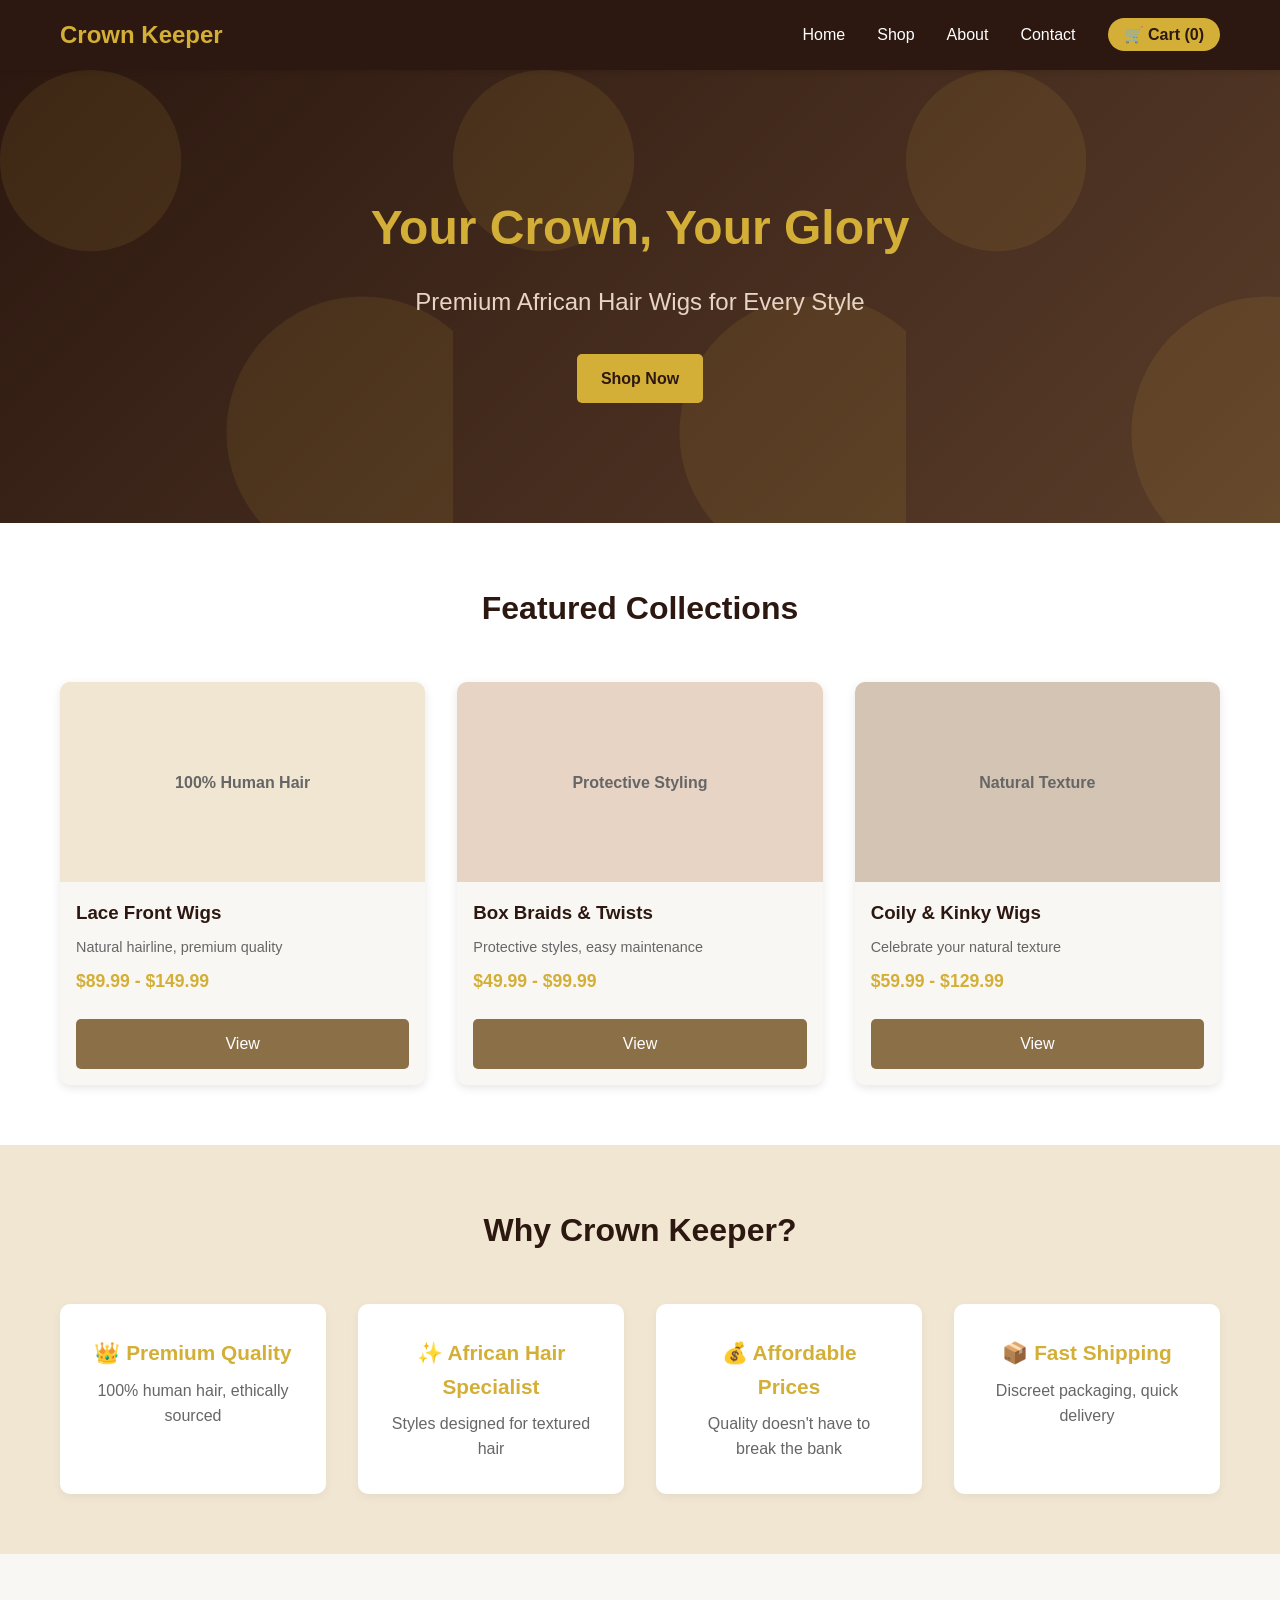
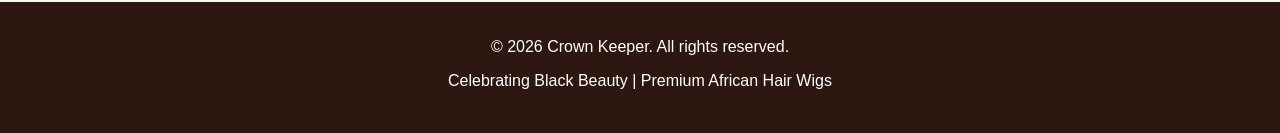
<file: index.html>
<!DOCTYPE html>
<html lang="en">
<head>
    <meta charset="UTF-8">
    <meta name="viewport" content="width=device-width, initial-scale=1.0">
    <title>Crown Keeper - Premium African Hair Wigs</title>
    <link rel="stylesheet" href="style.css">
</head>
<body>
    <!-- Navigation -->
    <nav class="navbar">
        <div class="container">
            <div class="logo">Crown Keeper</div>
            <ul class="nav-links">
                <li><a href="index.html">Home</a></li>
                <li><a href="products.html">Shop</a></li>
                <li><a href="about.html">About</a></li>
                <li><a href="contact.html">Contact</a></li>
                <li><a href="#cart" class="cart-icon">🛒 Cart (<span id="cart-count">0</span>)</a></li>
            </ul>
        </div>
    </nav>

    <!-- Hero Section -->
    <section class="hero">
        <div class="hero-content">
            <h1>Your Crown, Your Glory</h1>
            <p>Premium African Hair Wigs for Every Style</p>
            <a href="products.html" class="btn btn-primary">Shop Now</a>
        </div>
    </section>

    <!-- Featured Products -->
    <section class="featured">
        <div class="container">
            <h2>Featured Collections</h2>
            <div class="products-grid">
                <div class="product-card">
                    <div class="product-image" style="background-color: #f0e6d2;">100% Human Hair</div>
                    <h3>Lace Front Wigs</h3>
                    <p>Natural hairline, premium quality</p>
                    <span class="price">$89.99 - $149.99</span>
                    <a href="products.html" class="btn btn-secondary">View</a>
                </div>
                <div class="product-card">
                    <div class="product-image" style="background-color: #e8d4c4;">Protective Styling</div>
                    <h3>Box Braids & Twists</h3>
                    <p>Protective styles, easy maintenance</p>
                    <span class="price">$49.99 - $99.99</span>
                    <a href="products.html" class="btn btn-secondary">View</a>
                </div>
                <div class="product-card">
                    <div class="product-image" style="background-color: #d4c4b4;">Natural Texture</div>
                    <h3>Coily & Kinky Wigs</h3>
                    <p>Celebrate your natural texture</p>
                    <span class="price">$59.99 - $129.99</span>
                    <a href="products.html" class="btn btn-secondary">View</a>
                </div>
            </div>
        </div>
    </section>

    <!-- Why Choose Us -->
    <section class="why-us">
        <div class="container">
            <h2>Why Crown Keeper?</h2>
            <div class="features">
                <div class="feature">
                    <h3>👑 Premium Quality</h3>
                    <p>100% human hair, ethically sourced</p>
                </div>
                <div class="feature">
                    <h3>✨ African Hair Specialist</h3>
                    <p>Styles designed for textured hair</p>
                </div>
                <div class="feature">
                    <h3>💰 Affordable Prices</h3>
                    <p>Quality doesn't have to break the bank</p>
                </div>
                <div class="feature">
                    <h3>📦 Fast Shipping</h3>
                    <p>Discreet packaging, quick delivery</p>
                </div>
            </div>
        </div>
    </section>

    <!-- Footer -->
    <footer>
        <div class="container">
            <p>&copy; 2026 Crown Keeper. All rights reserved.</p>
            <p>Celebrating Black Beauty | Premium African Hair Wigs</p>
        </div>
    </footer>

    <script src="script.js"></script>
</body>
</html>
</file>
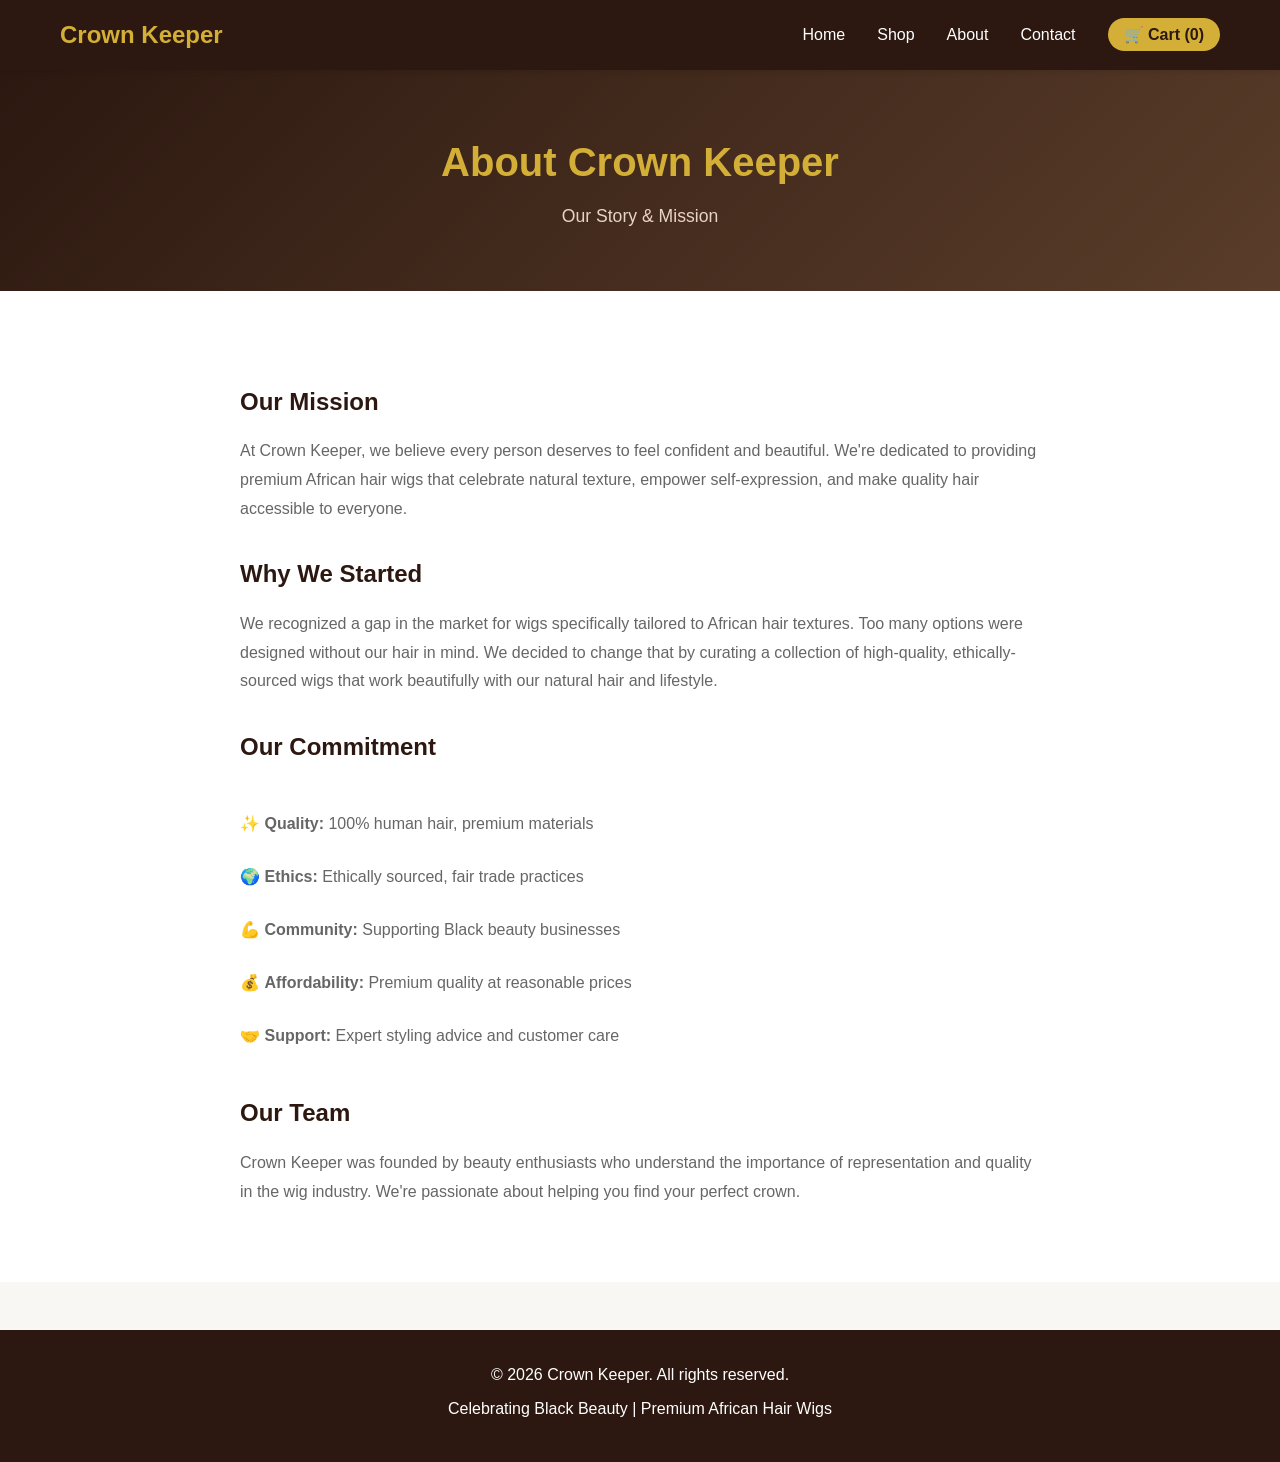
<file: about.html>
<!DOCTYPE html>
<html lang="en">
<head>
    <meta charset="UTF-8">
    <meta name="viewport" content="width=device-width, initial-scale=1.0">
    <title>About - Crown Keeper</title>
    <link rel="stylesheet" href="style.css">
</head>
<body>
    <!-- Navigation -->
    <nav class="navbar">
        <div class="container">
            <div class="logo">Crown Keeper</div>
            <ul class="nav-links">
                <li><a href="index.html">Home</a></li>
                <li><a href="products.html">Shop</a></li>
                <li><a href="about.html">About</a></li>
                <li><a href="contact.html">Contact</a></li>
                <li><a href="#cart" class="cart-icon">🛒 Cart (<span id="cart-count">0</span>)</a></li>
            </ul>
        </div>
    </nav>

    <!-- Page Header -->
    <section class="page-header">
        <h1>About Crown Keeper</h1>
        <p>Our Story & Mission</p>
    </section>

    <!-- About Content -->
    <section class="about-section">
        <div class="container">
            <div class="about-content">
                <h2>Our Mission</h2>
                <p>At Crown Keeper, we believe every person deserves to feel confident and beautiful. We're dedicated to providing premium African hair wigs that celebrate natural texture, empower self-expression, and make quality hair accessible to everyone.</p>
                
                <h2>Why We Started</h2>
                <p>We recognized a gap in the market for wigs specifically tailored to African hair textures. Too many options were designed without our hair in mind. We decided to change that by curating a collection of high-quality, ethically-sourced wigs that work beautifully with our natural hair and lifestyle.</p>
                
                <h2>Our Commitment</h2>
                <ul class="about-list">
                    <li>✨ <strong>Quality:</strong> 100% human hair, premium materials</li>
                    <li>🌍 <strong>Ethics:</strong> Ethically sourced, fair trade practices</li>
                    <li>💪 <strong>Community:</strong> Supporting Black beauty businesses</li>
                    <li>💰 <strong>Affordability:</strong> Premium quality at reasonable prices</li>
                    <li>🤝 <strong>Support:</strong> Expert styling advice and customer care</li>
                </ul>

                <h2>Our Team</h2>
                <p>Crown Keeper was founded by beauty enthusiasts who understand the importance of representation and quality in the wig industry. We're passionate about helping you find your perfect crown.</p>
            </div>
        </div>
    </section>

    <!-- Footer -->
    <footer>
        <div class="container">
            <p>&copy; 2026 Crown Keeper. All rights reserved.</p>
            <p>Celebrating Black Beauty | Premium African Hair Wigs</p>
        </div>
    </footer>

    <script src="script.js"></script>
</body>
</html>
</file>
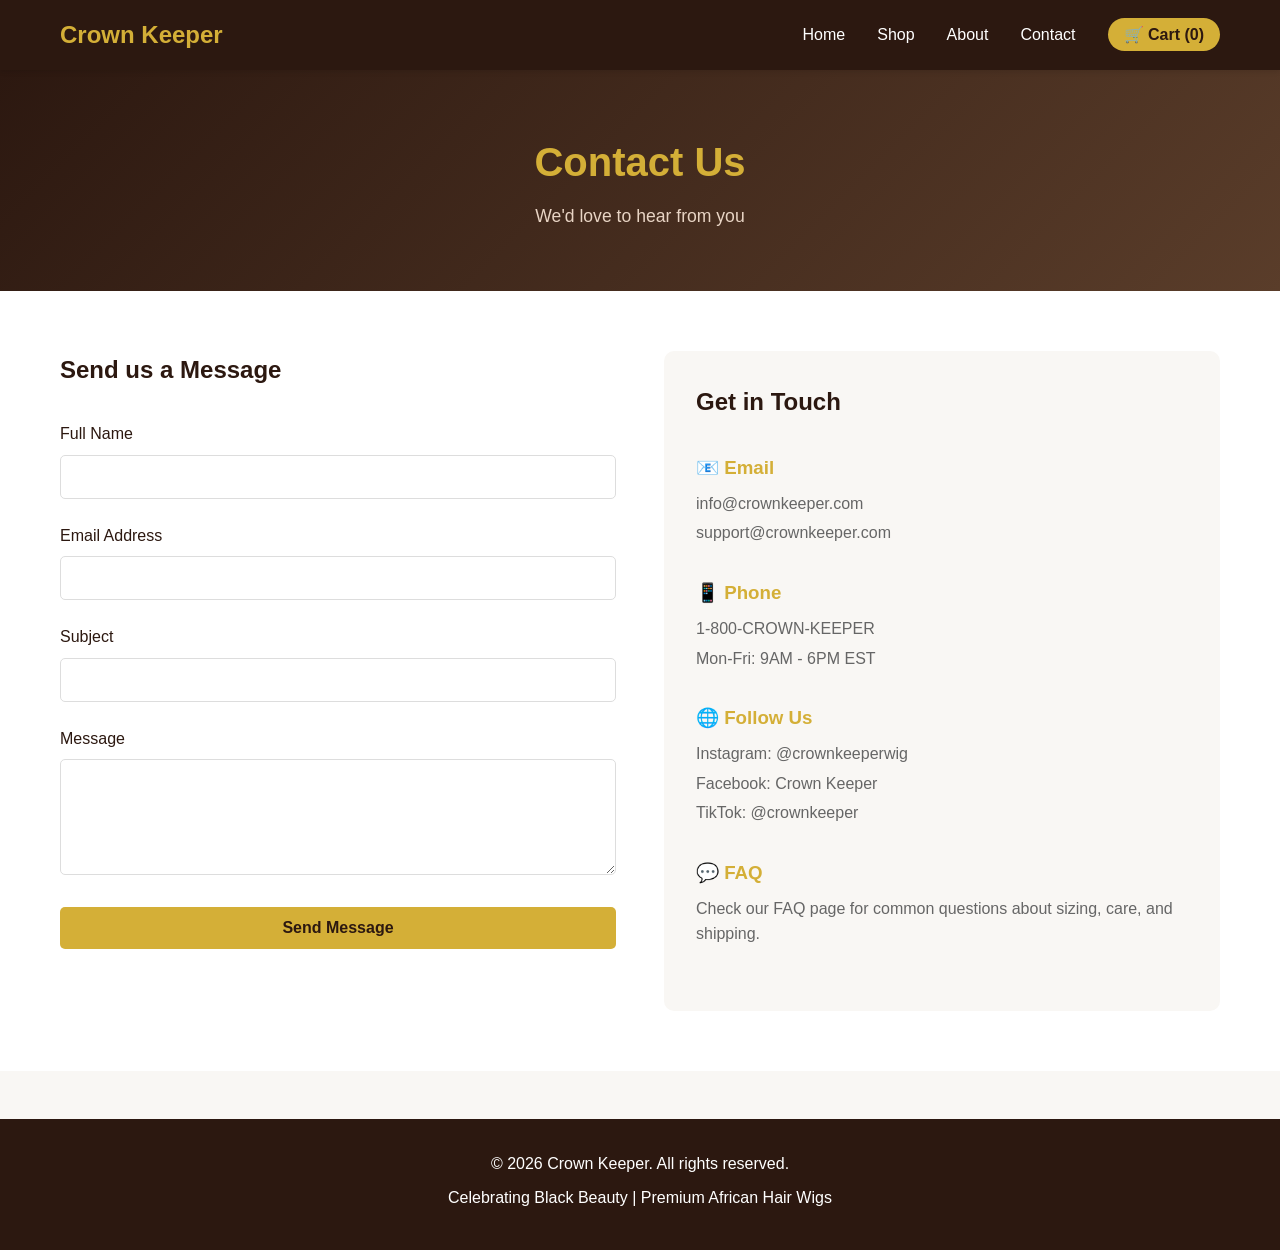
<file: contact.html>
<!DOCTYPE html>
<html lang="en">
<head>
    <meta charset="UTF-8">
    <meta name="viewport" content="width=device-width, initial-scale=1.0">
    <title>Contact - Crown Keeper</title>
    <link rel="stylesheet" href="style.css">
</head>
<body>
    <!-- Navigation -->
    <nav class="navbar">
        <div class="container">
            <div class="logo">Crown Keeper</div>
            <ul class="nav-links">
                <li><a href="index.html">Home</a></li>
                <li><a href="products.html">Shop</a></li>
                <li><a href="about.html">About</a></li>
                <li><a href="contact.html">Contact</a></li>
                <li><a href="#cart" class="cart-icon">🛒 Cart (<span id="cart-count">0</span>)</a></li>
            </ul>
        </div>
    </nav>

    <!-- Page Header -->
    <section class="page-header">
        <h1>Contact Us</h1>
        <p>We'd love to hear from you</p>
    </section>

    <!-- Contact Content -->
    <section class="contact-section">
        <div class="container">
            <div class="contact-layout">
                <!-- Contact Form -->
                <div class="contact-form">
                    <h2>Send us a Message</h2>
                    <form id="contact-form">
                        <div class="form-group">
                            <label for="name">Full Name</label>
                            <input type="text" id="name" name="name" required>
                        </div>
                        <div class="form-group">
                            <label for="email">Email Address</label>
                            <input type="email" id="email" name="email" required>
                        </div>
                        <div class="form-group">
                            <label for="subject">Subject</label>
                            <input type="text" id="subject" name="subject" required>
                        </div>
                        <div class="form-group">
                            <label for="message">Message</label>
                            <textarea id="message" name="message" rows="5" required></textarea>
                        </div>
                        <button type="submit" class="btn btn-primary">Send Message</button>
                    </form>
                </div>

                <!-- Contact Info -->
                <div class="contact-info">
                    <h2>Get in Touch</h2>
                    <div class="info-item">
                        <h3>📧 Email</h3>
                        <p>info@crownkeeper.com</p>
                        <p>support@crownkeeper.com</p>
                    </div>
                    <div class="info-item">
                        <h3>📱 Phone</h3>
                        <p>1-800-CROWN-KEEPER</p>
                        <p>Mon-Fri: 9AM - 6PM EST</p>
                    </div>
                    <div class="info-item">
                        <h3>🌐 Follow Us</h3>
                        <p>Instagram: @crownkeeperwig</p>
                        <p>Facebook: Crown Keeper</p>
                        <p>TikTok: @crownkeeper</p>
                    </div>
                    <div class="info-item">
                        <h3>💬 FAQ</h3>
                        <p>Check our FAQ page for common questions about sizing, care, and shipping.</p>
                    </div>
                </div>
            </div>
        </div>
    </section>

    <!-- Footer -->
    <footer>
        <div class="container">
            <p>&copy; 2026 Crown Keeper. All rights reserved.</p>
            <p>Celebrating Black Beauty | Premium African Hair Wigs</p>
        </div>
    </footer>

    <script src="script.js"></script>
</body>
</html>
</file>
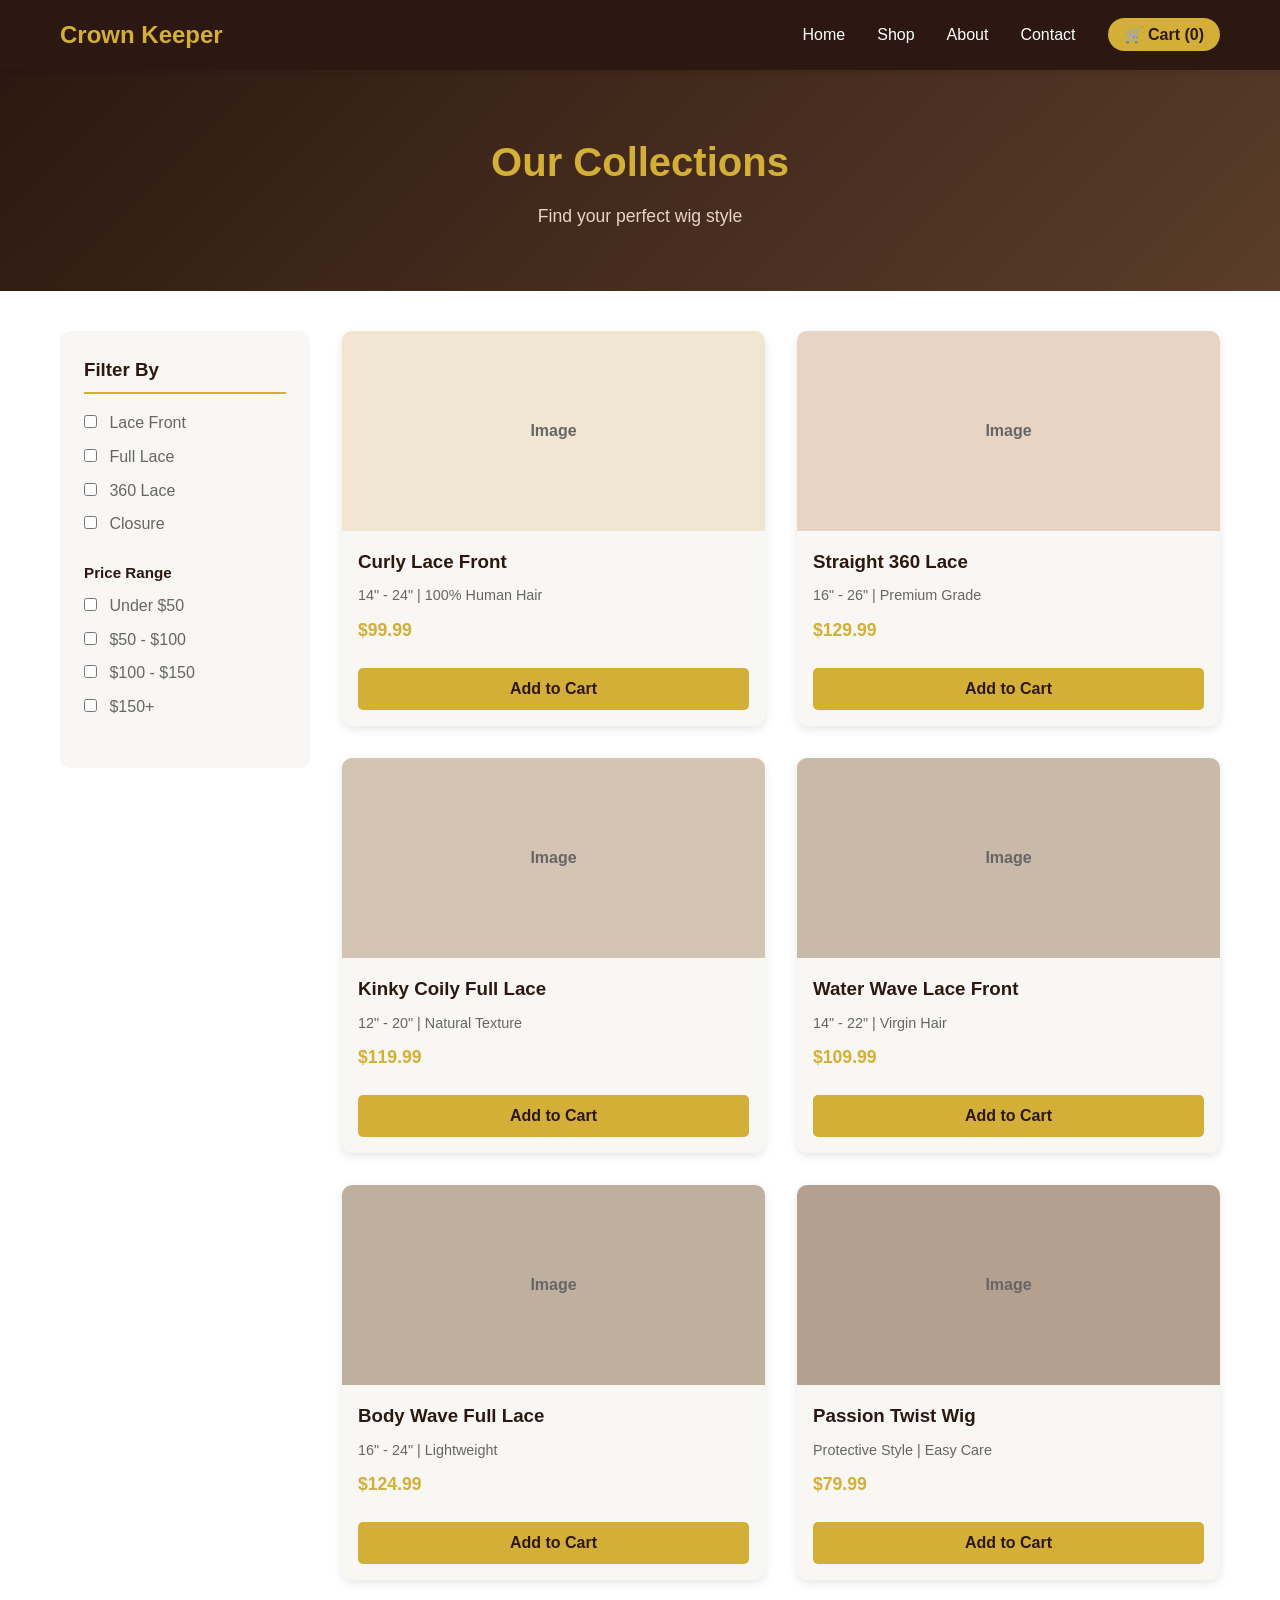
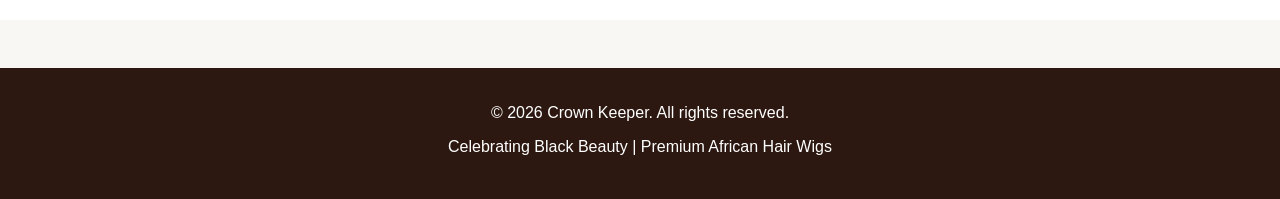
<file: products.html>
<!DOCTYPE html>
<html lang="en">
<head>
    <meta charset="UTF-8">
    <meta name="viewport" content="width=device-width, initial-scale=1.0">
    <title>Shop - Crown Keeper</title>
    <link rel="stylesheet" href="style.css">
</head>
<body>
    <!-- Navigation -->
    <nav class="navbar">
        <div class="container">
            <div class="logo">Crown Keeper</div>
            <ul class="nav-links">
                <li><a href="index.html">Home</a></li>
                <li><a href="products.html">Shop</a></li>
                <li><a href="about.html">About</a></li>
                <li><a href="contact.html">Contact</a></li>
                <li><a href="#cart" class="cart-icon">🛒 Cart (<span id="cart-count">0</span>)</a></li>
            </ul>
        </div>
    </nav>

    <!-- Product Page Header -->
    <section class="page-header">
        <h1>Our Collections</h1>
        <p>Find your perfect wig style</p>
    </section>

    <!-- Filters & Products -->
    <section class="shop">
        <div class="container">
            <div class="shop-layout">
                <!-- Sidebar Filters -->
                <aside class="filters">
                    <h3>Filter By</h3>
                    <div class="filter-group">
                        <label><input type="checkbox" class="filter-type"> Lace Front</label>
                        <label><input type="checkbox" class="filter-type"> Full Lace</label>
                        <label><input type="checkbox" class="filter-type"> 360 Lace</label>
                        <label><input type="checkbox" class="filter-type"> Closure</label>
                    </div>
                    <div class="filter-group">
                        <h4>Price Range</h4>
                        <label><input type="checkbox" class="filter-price"> Under $50</label>
                        <label><input type="checkbox" class="filter-price"> $50 - $100</label>
                        <label><input type="checkbox" class="filter-price"> $100 - $150</label>
                        <label><input type="checkbox" class="filter-price"> $150+</label>
                    </div>
                </aside>

                <!-- Products Grid -->
                <div class="products-section">
                    <div class="products-grid">
                        <div class="product-card">
                            <div class="product-image" style="background-color: #f0e6d2;">Image</div>
                            <h3>Curly Lace Front</h3>
                            <p>14" - 24" | 100% Human Hair</p>
                            <span class="price">$99.99</span>
                            <button class="btn btn-primary add-to-cart" data-name="Curly Lace Front" data-price="99.99">Add to Cart</button>
                        </div>
                        <div class="product-card">
                            <div class="product-image" style="background-color: #e8d4c4;">Image</div>
                            <h3>Straight 360 Lace</h3>
                            <p>16" - 26" | Premium Grade</p>
                            <span class="price">$129.99</span>
                            <button class="btn btn-primary add-to-cart" data-name="Straight 360 Lace" data-price="129.99">Add to Cart</button>
                        </div>
                        <div class="product-card">
                            <div class="product-image" style="background-color: #d4c4b4;">Image</div>
                            <h3>Kinky Coily Full Lace</h3>
                            <p>12" - 20" | Natural Texture</p>
                            <span class="price">$119.99</span>
                            <button class="btn btn-primary add-to-cart" data-name="Kinky Coily Full Lace" data-price="119.99">Add to Cart</button>
                        </div>
                        <div class="product-card">
                            <div class="product-image" style="background-color: #c9b9a9;">Image</div>
                            <h3>Water Wave Lace Front</h3>
                            <p>14" - 22" | Virgin Hair</p>
                            <span class="price">$109.99</span>
                            <button class="btn btn-primary add-to-cart" data-name="Water Wave Lace Front" data-price="109.99">Add to Cart</button>
                        </div>
                        <div class="product-card">
                            <div class="product-image" style="background-color: #bfaf9f;">Image</div>
                            <h3>Body Wave Full Lace</h3>
                            <p>16" - 24" | Lightweight</p>
                            <span class="price">$124.99</span>
                            <button class="btn btn-primary add-to-cart" data-name="Body Wave Full Lace" data-price="124.99">Add to Cart</button>
                        </div>
                        <div class="product-card">
                            <div class="product-image" style="background-color: #b59f8f;">Image</div>
                            <h3>Passion Twist Wig</h3>
                            <p>Protective Style | Easy Care</p>
                            <span class="price">$79.99</span>
                            <button class="btn btn-primary add-to-cart" data-name="Passion Twist Wig" data-price="79.99">Add to Cart</button>
                        </div>
                    </div>
                </div>
            </div>
        </div>
    </section>

    <!-- Footer -->
    <footer>
        <div class="container">
            <p>&copy; 2026 Crown Keeper. All rights reserved.</p>
            <p>Celebrating Black Beauty | Premium African Hair Wigs</p>
        </div>
    </footer>

    <script src="script.js"></script>
</body>
</html>
</file>
<file: style.css>
/* Global Styles */
* {
    margin: 0;
    padding: 0;
    box-sizing: border-box;
}

body {
    font-family: 'Segoe UI', Tahoma, Geneva, Verdana, sans-serif;
    line-height: 1.6;
    color: #333;
    background-color: #f9f7f4;
}

.container {
    max-width: 1200px;
    margin: 0 auto;
    padding: 0 20px;
}

/* Navigation */
.navbar {
    background-color: #2c1810;
    color: #fff;
    padding: 1rem 0;
    position: sticky;
    top: 0;
    z-index: 100;
    box-shadow: 0 2px 5px rgba(0,0,0,0.1);
}

.navbar .container {
    display: flex;
    justify-content: space-between;
    align-items: center;
}

.logo {
    font-size: 1.5rem;
    font-weight: bold;
    color: #d4af37;
}

.nav-links {
    list-style: none;
    display: flex;
    gap: 2rem;
    align-items: center;
}

.nav-links a {
    color: #fff;
    text-decoration: none;
    transition: color 0.3s;
}

.nav-links a:hover {
    color: #d4af37;
}

.cart-icon {
    background-color: #d4af37;
    color: #2c1810 !important;
    padding: 0.5rem 1rem;
    border-radius: 20px;
    font-weight: bold;
}

/* Buttons */
.btn {
    padding: 0.75rem 1.5rem;
    border: none;
    border-radius: 5px;
    cursor: pointer;
    font-size: 1rem;
    transition: all 0.3s;
    text-decoration: none;
    display: inline-block;
}

.btn-primary {
    background-color: #d4af37;
    color: #2c1810;
    font-weight: bold;
}

.btn-primary:hover {
    background-color: #b8941d;
    transform: translateY(-2px);
    box-shadow: 0 5px 15px rgba(212, 175, 55, 0.3);
}

.btn-secondary {
    background-color: #8b6f47;
    color: #fff;
}

.btn-secondary:hover {
    background-color: #6b5437;
}

/* Hero Section */
.hero {
    background: linear-gradient(135deg, #2c1810 0%, #5a3d2a 100%);
    color: #fff;
    padding: 120px 20px;
    text-align: center;
    position: relative;
    overflow: hidden;
}

.hero::before {
    content: '';
    position: absolute;
    top: 0;
    left: 0;
    right: 0;
    bottom: 0;
    background: url('data:image/svg+xml,<svg xmlns="http://www.w3.org/2000/svg" viewBox="0 0 100 100"><circle cx="20" cy="20" r="20" fill="rgba(212,175,55,0.1)"/><circle cx="80" cy="80" r="30" fill="rgba(212,175,55,0.1)"/></svg>');
    pointer-events: none;
}

.hero-content {
    position: relative;
    z-index: 1;
}

.hero h1 {
    font-size: 3rem;
    margin-bottom: 1rem;
    color: #d4af37;
}

.hero p {
    font-size: 1.5rem;
    margin-bottom: 2rem;
    color: #e8d4c4;
}

/* Featured Section */
.featured {
    padding: 60px 20px;
    background-color: #fff;
}

.featured h2 {
    text-align: center;
    font-size: 2rem;
    margin-bottom: 3rem;
    color: #2c1810;
}

.products-grid {
    display: grid;
    grid-template-columns: repeat(auto-fit, minmax(300px, 1fr));
    gap: 2rem;
}

.product-card {
    background: #f9f7f4;
    border-radius: 10px;
    overflow: hidden;
    box-shadow: 0 3px 10px rgba(0,0,0,0.1);
    transition: all 0.3s;
}

.product-card:hover {
    transform: translateY(-5px);
    box-shadow: 0 8px 20px rgba(0,0,0,0.15);
}

.product-image {
    width: 100%;
    height: 200px;
    display: flex;
    align-items: center;
    justify-content: center;
    font-weight: bold;
    color: #666;
}

.product-card h3 {
    padding: 1rem 1rem 0.5rem;
    color: #2c1810;
}

.product-card p {
    padding: 0 1rem;
    color: #666;
    font-size: 0.9rem;
}

.price {
    display: block;
    padding: 0.5rem 1rem;
    color: #d4af37;
    font-weight: bold;
    font-size: 1.1rem;
}

.product-card .btn {
    width: calc(100% - 2rem);
    margin: 1rem;
    text-align: center;
}

/* Why Us Section */
.why-us {
    padding: 60px 20px;
    background-color: #f0e6d2;
}

.why-us h2 {
    text-align: center;
    font-size: 2rem;
    margin-bottom: 3rem;
    color: #2c1810;
}

.features {
    display: grid;
    grid-template-columns: repeat(auto-fit, minmax(200px, 1fr));
    gap: 2rem;
}

.feature {
    text-align: center;
    padding: 2rem;
    background: #fff;
    border-radius: 10px;
    box-shadow: 0 3px 10px rgba(0,0,0,0.05);
}

.feature h3 {
    color: #d4af37;
    margin-bottom: 0.5rem;
    font-size: 1.3rem;
}

.feature p {
    color: #666;
}

/* Page Header */
.page-header {
    background: linear-gradient(135deg, #2c1810 0%, #5a3d2a 100%);
    color: #fff;
    padding: 60px 20px;
    text-align: center;
}

.page-header h1 {
    font-size: 2.5rem;
    margin-bottom: 0.5rem;
    color: #d4af37;
}

.page-header p {
    font-size: 1.1rem;
    color: #e8d4c4;
}

/* Shop Layout */
.shop {
    padding: 40px 20px;
    background-color: #fff;
}

.shop-layout {
    display: grid;
    grid-template-columns: 250px 1fr;
    gap: 2rem;
}

.filters {
    background-color: #f9f7f4;
    padding: 1.5rem;
    border-radius: 10px;
    height: fit-content;
}

.filters h3 {
    color: #2c1810;
    margin-bottom: 1rem;
    border-bottom: 2px solid #d4af37;
    padding-bottom: 0.5rem;
}

.filter-group {
    margin-bottom: 1.5rem;
}

.filter-group h4 {
    color: #2c1810;
    margin-bottom: 0.5rem;
    font-size: 0.95rem;
}

.filter-group label {
    display: block;
    margin-bottom: 0.5rem;
    cursor: pointer;
    color: #666;
}

.filter-group input[type="checkbox"] {
    margin-right: 0.5rem;
    cursor: pointer;
}

.products-section {
    /* Products will be displayed in grid */
}

/* About Section */
.about-section {
    padding: 60px 20px;
    background-color: #fff;
}

.about-content {
    max-width: 800px;
    margin: 0 auto;
}

.about-content h2 {
    color: #2c1810;
    margin-top: 2rem;
    margin-bottom: 1rem;
    font-size: 1.5rem;
}

.about-content p {
    color: #666;
    margin-bottom: 1rem;
    line-height: 1.8;
}

.about-list {
    list-style: none;
    margin: 2rem 0;
}

.about-list li {
    padding: 0.75rem 0;
    color: #666;
    line-height: 1.8;
}

/* Contact Section */
.contact-section {
    padding: 60px 20px;
    background-color: #fff;
}

.contact-layout {
    display: grid;
    grid-template-columns: 1fr 1fr;
    gap: 3rem;
}

.contact-form h2,
.contact-info h2 {
    color: #2c1810;
    margin-bottom: 2rem;
    font-size: 1.5rem;
}

.form-group {
    margin-bottom: 1.5rem;
}

.form-group label {
    display: block;
    margin-bottom: 0.5rem;
    color: #2c1810;
    font-weight: 500;
}

.form-group input,
.form-group textarea {
    width: 100%;
    padding: 0.75rem;
    border: 1px solid #ddd;
    border-radius: 5px;
    font-family: inherit;
    font-size: 1rem;
}

.form-group input:focus,
.form-group textarea:focus {
    outline: none;
    border-color: #d4af37;
    box-shadow: 0 0 5px rgba(212, 175, 55, 0.3);
}

.contact-form .btn {
    width: 100%;
}

.contact-info {
    background-color: #f9f7f4;
    padding: 2rem;
    border-radius: 10px;
}

.info-item {
    margin-bottom: 2rem;
}

.info-item h3 {
    color: #d4af37;
    margin-bottom: 0.5rem;
}

.info-item p {
    color: #666;
    margin-bottom: 0.25rem;
}

/* Footer */
footer {
    background-color: #2c1810;
    color: #fff;
    text-align: center;
    padding: 2rem;
    margin-top: 3rem;
}

footer p {
    margin-bottom: 0.5rem;
}

/* Responsive Design */
@media (max-width: 768px) {
    .nav-links {
        gap: 0.5rem;
        font-size: 0.9rem;
    }

    .hero h1 {
        font-size: 2rem;
    }

    .hero p {
        font-size: 1rem;
    }

    .shop-layout {
        grid-template-columns: 1fr;
    }

    .contact-layout {
        grid-template-columns: 1fr;
    }

    .features {
        grid-template-columns: 1fr;
    }

    .products-grid {
        grid-template-columns: 1fr;
    }
}
</file>
